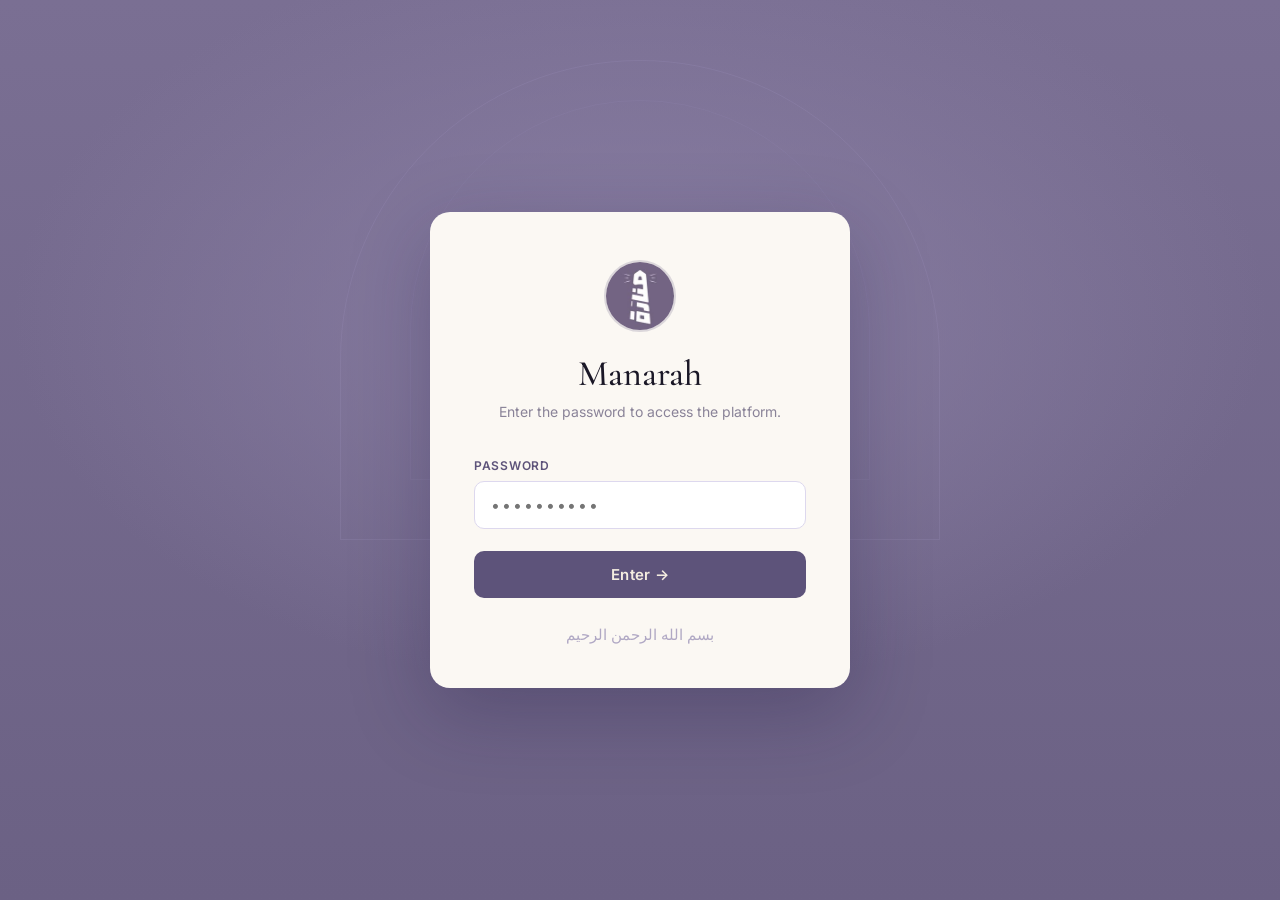
<file: apply-khateeb.html>
<!doctype html>
<html lang="en">
<head>
<meta charset="utf-8" />
<meta name="viewport" content="width=device-width,initial-scale=1" />
<title>Apply as a Khateeb — Manarah</title>
<link rel="preconnect" href="https://fonts.googleapis.com">
<link rel="preconnect" href="https://fonts.gstatic.com" crossorigin>
<link href="https://fonts.googleapis.com/css2?family=Cormorant+Garamond:ital,wght@0,400;0,500;0,600;0,700;1,400;1,500;1,600&family=Inter:wght@400;500;600&display=swap" rel="stylesheet">
<link rel="stylesheet" href="styles.css">
<style>
  .apply-header {
    background:
      radial-gradient(ellipse 60% 50% at 50% 0%, #897ea3, transparent 60%),
      linear-gradient(180deg, #7a6f93 0%, #6b6184 100%);
    color: #f4ede0;
    padding: 0 0 64px;
  }
  .apply-hero-content {
    padding: 48px 0 0;
    text-align: center;
    position: relative; z-index: 2;
  }
  .apply-hero-content .ornament { justify-content: center; margin-bottom: 20px; color: rgba(251,248,243,0.35); }
  .apply-eyebrow {
    font-family: 'Cormorant Garamond', serif;
    font-style: italic;
    font-size: 20px;
    color: var(--lav-mid);
    margin-bottom: 12px;
  }
  .apply-hero-content h1 {
    font-size: clamp(40px, 6vw, 76px);
    color: #fbf8f3;
    margin: 0 0 18px;
    font-weight: 500;
    line-height: 1.05;
  }
  .apply-hero-content h1 em { color: var(--lav-mid); font-style: italic; font-weight: 400; }
  .apply-hero-content p {
    max-width: 560px;
    margin: 0 auto;
    color: rgba(251,248,243,0.72);
    font-size: 17px;
    line-height: 1.65;
  }

  /* ---------- FORM BODY ---------- */
  .apply-body {
    padding: 80px 0 100px;
  }
  .apply-layout {
    display: grid;
    grid-template-columns: 280px 1fr;
    gap: 60px;
    align-items: start;
  }
  @media (max-width: 860px) { .apply-layout { grid-template-columns: 1fr; gap: 40px; } }

  /* Sidebar */
  .apply-sidebar {}
  .sidebar-block {
    background: var(--paper-2);
    border: 1px solid var(--line);
    border-radius: 14px;
    padding: 28px 28px 22px;
    margin-bottom: 20px;
  }
  .sidebar-block h3 {
    font-size: 22px;
    font-style: italic;
    color: var(--lav-deep);
    margin: 0 0 14px;
    font-weight: 500;
  }
  .sidebar-block p {
    font-size: 14px;
    color: var(--ink-soft);
    line-height: 1.65;
    margin: 0 0 10px;
  }
  .sidebar-block p:last-child { margin-bottom: 0; }
  .criteria-list {
    list-style: none;
    margin: 0; padding: 0;
    display: flex; flex-direction: column; gap: 10px;
  }
  .criteria-list li {
    display: flex; align-items: flex-start; gap: 10px;
    font-size: 14px;
    color: var(--ink-soft);
    line-height: 1.5;
  }
  .criteria-list li::before {
    content: '';
    width: 6px; height: 6px;
    border-radius: 50%;
    background: var(--lav-deep);
    flex-shrink: 0;
    margin-top: 6px;
  }

  /* Form card */
  .apply-form-card {
    background: var(--paper);
    border: 1px solid var(--line);
    border-radius: 16px;
    padding: 48px;
    box-shadow: 0 10px 40px rgba(107,90,158,0.06);
  }
  @media (max-width: 600px) { .apply-form-card { padding: 28px; } }

  .form-section {
    margin-bottom: 40px;
    padding-bottom: 40px;
    border-bottom: 1px solid var(--line);
  }
  .form-section:last-of-type { border-bottom: none; margin-bottom: 0; padding-bottom: 0; }
  .form-section-title {
    font-family: 'Cormorant Garamond', serif;
    font-size: 26px;
    font-style: italic;
    color: var(--lav-deep);
    margin: 0 0 6px;
    font-weight: 500;
  }
  .form-section-sub {
    font-size: 13px;
    color: var(--muted);
    margin: 0 0 24px;
    font-style: italic;
  }
  .form-grid {
    display: grid;
    grid-template-columns: 1fr 1fr;
    gap: 20px;
  }
  @media (max-width: 600px) { .form-grid { grid-template-columns: 1fr; } }

  .checkbox-group {
    display: flex; flex-wrap: wrap; gap: 10px;
  }
  .checkbox-pill {
    display: inline-flex; align-items: center; gap: 8px;
    padding: 8px 14px;
    border: 1px solid var(--line);
    border-radius: 999px;
    cursor: pointer;
    font-size: 13px;
    color: var(--ink-soft);
    transition: all .15s;
    user-select: none;
  }
  .checkbox-pill input[type="checkbox"] { display: none; }
  .checkbox-pill:has(input:checked) {
    background: var(--lav-soft);
    border-color: var(--lav-deep);
    color: var(--lav-deep);
    font-weight: 500;
  }
  .checkbox-pill .pill-dot {
    width: 6px; height: 6px;
    border-radius: 50%;
    background: currentColor;
    opacity: 0.5;
    flex-shrink: 0;
  }
  .checkbox-pill:has(input:checked) .pill-dot { opacity: 1; }

  .form-actions {
    margin-top: 36px;
    display: flex; align-items: center; justify-content: space-between;
    flex-wrap: wrap; gap: 16px;
  }
  .submit-btn {
    background: var(--lav-deep);
    color: #fff;
    font-family: 'Inter', sans-serif;
    font-weight: 500;
    font-size: 15px;
    padding: 15px 32px;
    border: none;
    cursor: pointer;
    border-radius: 999px;
    display: inline-flex; align-items: center; gap: 12px;
    transition: background .2s, transform .15s, box-shadow .2s;
  }
  .submit-btn:hover { background: var(--lav); transform: translateY(-1px); box-shadow: 0 12px 28px rgba(107,90,158,0.25); }
  .submit-btn .arrow { transition: transform .2s; }
  .submit-btn:hover .arrow { transform: translateX(3px); }
  .form-meta { font-size: 13px; color: var(--muted); font-style: italic; }

  .disclaimer {
    margin-top: 28px;
    padding: 20px 24px;
    background: var(--lav-soft);
    border-left: 3px solid var(--lav-deep);
    border-radius: 0 8px 8px 0;
    font-size: 13px;
    color: var(--ink-soft);
    line-height: 1.7;
    font-style: italic;
  }
  .disclaimer strong {
    display: block;
    font-style: normal;
    color: var(--lav-deep);
    font-family: 'Cormorant Garamond', serif;
    font-size: 15px;
    font-weight: 600;
    margin-bottom: 6px;
  }

  .success-state { text-align: center; padding: 40px 8px; }
  .success-icon {
    width: 72px; height: 72px;
    background: var(--lav-soft);
    color: var(--lav-deep);
    border-radius: 50%;
    display: inline-flex; align-items: center; justify-content: center;
    margin: 0 auto 20px;
  }
  .success-state h3 { font-size: 32px; color: var(--lav-deep); margin: 0 0 10px; font-style: italic; font-weight: 500; }
  .success-state p { color: var(--muted); max-width: 480px; margin: 0 auto 24px; line-height: 1.6; }
  .ref-num {
    display: inline-block;
    font-family: 'Cormorant Garamond', serif;
    font-style: italic;
    font-size: 16px;
    background: var(--paper-2);
    color: var(--lav-deep);
    padding: 10px 22px;
    border-radius: 999px;
    border: 1px solid var(--line);
  }
</style>
</head>
<body>
<script src="auth-check.js"></script>

<!-- ============== HEADER ============== -->
<header class="apply-header">
  <nav class="topnav on-dark">
    <a class="brand-mark" href="index.html">
      <span class="seal logo-seal">
        <img src="assets/manarah-logo.png" alt="Manarah logo" />
      </span>
      Manarah
    </a>
    <div class="topnav-links">
      <a href="browse.html">Khateebs</a>
      <a href="index.html#how">How It Works</a>
      <a href="index.html#verse">Mission</a>
      <a href="mailto:salam@manarah.org">Contact</a>
    </div>
  </nav>
  <div class="container apply-hero-content">
    <div class="ornament"><span class="line"></span><span class="star"></span><span class="line"></span></div>
    <div class="apply-eyebrow">Join the directory —</div>
    <h1>Apply as a <em>Khateeb</em></h1>
    <p>We're looking for sincere, knowledgeable student khateebs to join Manarah. If you've delivered Jumu'ah khutbahs and are vouched for by a teacher, we'd love to hear from you.</p>
  </div>
</header>

<!-- ============== FORM BODY ============== -->
<section class="apply-body">
  <div class="container apply-layout">

    <!-- Sidebar -->
    <aside class="apply-sidebar">
      <div class="sidebar-block">
        <h3>Who we're looking for</h3>
        <ul class="criteria-list">
          <li>Currently studying Islamic knowledge under a qualified teacher</li>
          <li>Has delivered at least 3 Jumu'ah khutbahs</li>
          <li>Can provide a teacher reference who will vouch for you</li>
          <li>Committed to punctuality and clear communication</li>
          <li>Based in Canada (currently Ontario-focused)</li>
        </ul>
      </div>
      <div class="sidebar-block">
        <h3>What happens next</h3>
        <p>We'll review your application and reach out to your teacher reference. If everything checks out, you'll receive a profile on Manarah within 1–2 weeks, in shā' Allāh.</p>
        <p>Your profile will be reviewed and updated with you before it goes live.</p>
      </div>
      <div class="sidebar-block">
        <h3>Questions?</h3>
        <p>Reach us at <a href="mailto:salam@manarah.org" style="color:var(--lav-deep);">salam@manarah.org</a></p>
      </div>
    </aside>

    <!-- Form -->
    <div class="apply-form-card">
      <form id="applyForm" novalidate>

        <div class="form-section">
          <div class="form-section-title">Personal details</div>
          <div class="form-section-sub">Basic information about you.</div>
          <div class="form-grid">
            <div class="field">
              <label>Full Name <span class="req">*</span></label>
              <input type="text" name="name" placeholder="Your full name" required />
              <span class="err-msg" hidden>Required field.</span>
            </div>
            <div class="field">
              <label>Age <span class="req">*</span></label>
              <input type="number" name="age" placeholder="e.g. 21" min="15" max="40" required />
              <span class="err-msg" hidden>Required field.</span>
            </div>
            <div class="field">
              <label>Email <span class="req">*</span></label>
              <input type="email" name="email" placeholder="you@email.com" required />
              <span class="err-msg" hidden>Enter a valid email.</span>
            </div>
            <div class="field">
              <label>Phone Number <span class="req">*</span></label>
              <input type="tel" name="phone" placeholder="(905) 555 — 0142" required />
              <span class="err-msg" hidden>Required field.</span>
            </div>
            <div class="field">
              <label>City <span class="req">*</span></label>
              <select name="city" required>
                <option value="">Select your city…</option>
                <option>Hamilton</option>
                <option>Toronto</option>
                <option>Mississauga</option>
                <option>Waterloo</option>
                <option>Ottawa</option>
                <option>London</option>
                <option>Other Ontario</option>
              </select>
              <span class="err-msg" hidden>Required field.</span>
            </div>
            <div class="field">
              <label>Travel Radius <span class="req">*</span></label>
              <select name="radius" required>
                <option value="">How far can you travel?</option>
                <option>Within my city only</option>
                <option>Up to 50km</option>
                <option>Up to 100km</option>
                <option>Up to 200km</option>
                <option>Anywhere in Ontario</option>
              </select>
              <span class="err-msg" hidden>Required field.</span>
            </div>
            <div class="field full">
              <label>Languages <span class="req">*</span></label>
              <input type="text" name="languages" placeholder="e.g. English, Arabic, Urdu" required />
              <span class="err-msg" hidden>Required field.</span>
            </div>
          </div>
        </div>

        <div class="form-section">
          <div class="form-section-title">Studies & credentials</div>
          <div class="form-section-sub">Tell us about your Islamic education and secular studies.</div>
          <div class="form-grid">
            <div class="field">
              <label>University / Institution <span class="req">*</span></label>
              <input type="text" name="university" placeholder="e.g. McMaster University" required />
              <span class="err-msg" hidden>Required field.</span>
            </div>
            <div class="field">
              <label>Program / Degree <span class="req">*</span></label>
              <input type="text" name="program" placeholder="e.g. B.Sc. Life Sciences" required />
              <span class="err-msg" hidden>Required field.</span>
            </div>
            <div class="field full">
              <label>Islamic Studies (where and what you study) <span class="req">*</span></label>
              <input type="text" name="islamicStudies" placeholder="e.g. Hifdh at Taqwa Institute, Fiqh under Ustadh X" required />
              <span class="err-msg" hidden>Required field.</span>
            </div>
            <div class="field full">
              <label>Primary Teacher / Scholar (who will vouch for you) <span class="req">*</span></label>
              <input type="text" name="teacher" placeholder="Full name and institution" required />
              <span class="err-msg" hidden>Required field.</span>
            </div>
            <div class="field full">
              <label>Teacher's Contact Email <span class="req">*</span></label>
              <input type="email" name="teacherEmail" placeholder="teacher@institute.org" required />
              <span class="err-msg" hidden>Enter a valid email.</span>
            </div>
          </div>
        </div>

        <div class="form-section">
          <div class="form-section-title">Khutbah experience</div>
          <div class="form-section-sub">Your track record delivering Jumu'ah.</div>
          <div class="form-grid">
            <div class="field">
              <label>Khutbahs Delivered <span class="req">*</span></label>
              <select name="khutbahCount" required>
                <option value="">Approximate number…</option>
                <option>3–5</option>
                <option>6–10</option>
                <option>11–20</option>
                <option>21–50</option>
                <option>50+</option>
              </select>
              <span class="err-msg" hidden>Required field.</span>
            </div>
            <div class="field">
              <label>Venues Served <span class="req">*</span></label>
              <input type="text" name="venues" placeholder="e.g. McMaster MSA, Westdale SS" required />
              <span class="err-msg" hidden>Required field.</span>
            </div>
            <div class="field full">
              <label>Link to a Recording <span class="opt">/ optional but strongly recommended</span></label>
              <input type="url" name="recording" placeholder="https://youtube.com/..." />
              <span class="field-hint">A YouTube or similar link to any past khutbah. Helps us understand your delivery.</span>
            </div>
          </div>
          <div style="margin-top:20px;">
            <div class="field">
              <label>Specialties <span class="opt">/ select all that apply</span></label>
              <div class="checkbox-group" style="margin-top:8px;">
                <label class="checkbox-pill"><input type="checkbox" name="spec" value="quran"><span class="pill-dot"></span>Qur'an</label>
                <label class="checkbox-pill"><input type="checkbox" name="spec" value="fiqh"><span class="pill-dot"></span>Fiqh</label>
                <label class="checkbox-pill"><input type="checkbox" name="spec" value="tazkiyah"><span class="pill-dot"></span>Tazkiyah</label>
                <label class="checkbox-pill"><input type="checkbox" name="spec" value="seerah"><span class="pill-dot"></span>Seerah</label>
                <label class="checkbox-pill"><input type="checkbox" name="spec" value="aqeedah"><span class="pill-dot"></span>Aqeedah</label>
                <label class="checkbox-pill"><input type="checkbox" name="spec" value="tafsir"><span class="pill-dot"></span>Tafsir</label>
                <label class="checkbox-pill"><input type="checkbox" name="spec" value="youth"><span class="pill-dot"></span>Youth</label>
                <label class="checkbox-pill"><input type="checkbox" name="spec" value="highschool"><span class="pill-dot"></span>High School</label>
              </div>
            </div>
          </div>
        </div>

        <div class="form-section">
          <div class="form-section-title">About you</div>
          <div class="form-section-sub">In your own words.</div>
          <div class="form-grid">
            <div class="field full">
              <label>Brief Bio <span class="req">*</span></label>
              <textarea name="bio" rows="5" placeholder="Tell us about yourself — your background, your journey with Islamic knowledge, and what drives you to give khutbahs." required></textarea>
              <span class="err-msg" hidden>Required field.</span>
            </div>
            <div class="field full">
              <label>Why do you want to join Manarah? <span class="req">*</span></label>
              <textarea name="why" rows="3" placeholder="What draws you to this platform and serving your community through Jumu'ah?" required></textarea>
              <span class="err-msg" hidden>Required field.</span>
            </div>
          </div>
        </div>

        <div class="form-actions">
          <div class="form-meta">We'll be in touch within a week, in shā' Allāh.</div>
          <button class="submit-btn" type="submit">Submit Application <span class="arrow">→</span></button>
        </div>

        <div class="disclaimer">
          <strong>Privacy & Review Process</strong>
          Your application will be reviewed by the Manarah team. We will contact your teacher reference before approving your listing. Your personal contact details will never be shared publicly — only your profile information will appear on the site.
        </div>

      </form>
    </div>
  </div>
</section>

<!-- ============== FOOTER ============== -->
<footer class="footer">
  <div class="container">
    <div class="footer-inner">
      <div class="footer-brand">
        <h3>Manarah</h3>
        <p>A directory of trusted student khateebs, helping MSAs and high schools host meaningful Jumu'ahs across Canada.</p>
      </div>
      <div class="footer-col">
        <h4>Explore</h4>
        <a href="browse.html">All Khateebs</a>
        <a href="index.html#how">How It Works</a>
        <a href="index.html#verse">Mission</a>
      </div>
      <div class="footer-col">
        <h4>Connect</h4>
        <a href="mailto:salam@manarah.org">salam@manarah.org</a>
        <a href="apply-khateeb.html">Apply as a Khateeb</a>
        <a href="apply-vetter.html">For Teachers / Vetting</a>
      </div>
    </div>
    <div class="footer-bottom">
      <div>© 2026 Manarah — Built with intention.</div>
      <div><span class="ar">بسم الله الرحمن الرحيم</span></div>
    </div>
  </div>
</footer>

<script>
  const form = document.getElementById('applyForm');
  form.addEventListener('submit', (e) => {
    e.preventDefault();
    let valid = true;
    form.querySelectorAll('input[required], select[required], textarea[required]').forEach(f => {
      const wrap = f.closest('.field');
      const err = wrap && wrap.querySelector('.err-msg');
      let bad = !f.value.trim();
      if (f.type === 'email' && f.value && !/^[^@\s]+@[^@\s]+\.[^@\s]+$/.test(f.value)) bad = true;
      if (bad) { wrap.classList.add('error'); if (err) err.hidden = false; valid = false; }
      else { wrap.classList.remove('error'); if (err) err.hidden = true; }
    });
    if (!valid) {
      const first = form.querySelector('.field.error input, .field.error select, .field.error textarea');
      if (first) first.focus();
      return;
    }
    const ref = 'KH-' + Math.random().toString(36).slice(2, 7).toUpperCase();
    form.innerHTML = `
      <div class="success-state">
        <div class="success-icon">
          <svg width="32" height="32" viewBox="0 0 24 24" fill="none" stroke="currentColor" stroke-width="2.2" stroke-linecap="round" stroke-linejoin="round"><polyline points="20 6 9 17 4 12"/></svg>
        </div>
        <h3>JazākAllāhu khayran</h3>
        <p>Your application has been received. We'll review it and reach out to your teacher reference. Expect to hear back within a week, in shā' Allāh.</p>
        <div class="ref-num">Application Ref · ${ref}</div>
      </div>`;
  });
  form.querySelectorAll('input, select, textarea').forEach(f => {
    f.addEventListener('input', () => {
      const wrap = f.closest('.field');
      if (wrap && wrap.classList.contains('error')) {
        wrap.classList.remove('error');
        const err = wrap.querySelector('.err-msg');
        if (err) err.hidden = true;
      }
    });
  });
</script>

</body>
</html>
</file>
<file: styles.css>
/* ============================================================
   Manarah — shared styles
   Warm, spiritual, community-driven. Not techy.
   ============================================================ */
:root {
  /* Pulled from logo: dusty muted purple-grey + warm cream */
  --lav-deep: #5d537a;       /* deep dusty plum */
  --lav: #7a6f93;            /* mid dusty purple-grey (logo bg) */
  --lav-mid: #9a8fb0;        /* lighter dusty purple */
  --lav-soft: #e8e3ee;       /* very pale dusty lilac */
  --lav-deeper-bg: #d6cfe0;  /* slightly deeper soft */
  --ink: #2a2435;            /* warm near-black */
  --ink-soft: #46405a;
  --paper: #f4ede0;          /* warm cream (logo lighthouse cream) */
  --paper-2: #ebe2d1;        /* deeper cream */
  --line: #d9cfb8;           /* warm beige line */
  --muted: #6e677c;
  --green: #3d6149;
  --gold: #b8975c;
}
* { box-sizing: border-box; }
html, body { margin: 0; padding: 0; }
body {
  font-family: 'Inter', system-ui, sans-serif;
  color: var(--ink);
  background: var(--paper);
  -webkit-font-smoothing: antialiased;
  line-height: 1.65;
  font-size: 16px;
}

/* Subtle paper grain */
body::before {
  content: '';
  position: fixed; inset: 0;
  background-image:
    radial-gradient(rgba(184, 151, 92, 0.04) 1px, transparent 1px),
    radial-gradient(rgba(107, 90, 158, 0.025) 1.5px, transparent 1.5px);
  background-size: 4px 4px, 7px 7px;
  background-position: 0 0, 2px 2px;
  pointer-events: none;
  z-index: 0;
}

h1, h2, h3, h4, .display {
  font-family: 'Cormorant Garamond', 'EB Garamond', Georgia, serif;
  font-weight: 600;
  letter-spacing: -0.005em;
  line-height: 1.1;
}

.container { max-width: 1180px; margin: 0 auto; padding: 0 32px; position: relative; z-index: 1; }
.container-narrow { max-width: 960px; margin: 0 auto; padding: 0 32px; position: relative; z-index: 1; }

/* ---------- TOP NAV ---------- */
.topnav {
  padding: 24px 32px;
  display: flex; align-items: center; justify-content: space-between;
  position: relative; z-index: 5;
}
.topnav.on-dark { color: #fbf8f3; }
.brand-mark {
  display: flex; align-items: center; gap: 12px;
  text-decoration: none;
  color: inherit;
  font-family: 'Cormorant Garamond', serif;
  font-size: 20px;
  font-weight: 600;
  font-style: italic;
}
.brand-mark .seal {
  width: 32px; height: 32px;
  display: inline-flex; align-items: center; justify-content: center;
}
.brand-mark .logo-seal {
  width: 38px; height: 38px;
  border-radius: 8px;
  overflow: hidden;
  flex-shrink: 0;
}
.brand-mark .logo-seal img {
  width: 100%; height: 100%; object-fit: cover; display: block;
}
.hero-logo {
  margin: 0 auto 24px;
  width: 110px; height: 110px;
  border-radius: 18px;
  overflow: hidden;
  box-shadow: 0 18px 40px rgba(0,0,0,0.25);
  border: 1px solid rgba(244,237,224,0.18);
}
.hero-logo img { width: 100%; height: 100%; object-fit: cover; display: block; }
.topnav-links {
  display: flex; gap: 32px;
  font-size: 14px;
  font-weight: 500;
}
.topnav-links a {
  color: inherit;
  text-decoration: none;
  opacity: 0.78;
  transition: opacity .2s;
}
.topnav-links a:hover { opacity: 1; }
@media (max-width: 720px) { .topnav-links { display: none; } }

/* ---------- BUTTONS ---------- */
.btn {
  display: inline-flex; align-items: center; gap: 10px;
  padding: 14px 26px;
  font-family: 'Inter', sans-serif;
  font-weight: 500;
  font-size: 15px;
  border-radius: 999px;
  text-decoration: none;
  border: none; cursor: pointer;
  transition: transform .18s ease, background .2s ease, color .2s ease, box-shadow .25s ease;
}
.btn-primary { background: var(--lav-deep); color: #fff; }
.btn-primary:hover { background: var(--lav); transform: translateY(-1px); box-shadow: 0 12px 28px rgba(107,90,158,0.25); }
.btn-outline { background: transparent; color: var(--lav-deep); border: 1.5px solid var(--lav-mid); }
.btn-outline:hover { background: var(--lav-soft); border-color: var(--lav-deep); }
.btn-on-dark-primary { background: var(--lav-mid); color: var(--ink); }
.btn-on-dark-primary:hover { background: #fff; transform: translateY(-1px); }
.btn-on-dark-outline { background: transparent; color: #fbf8f3; border: 1.5px solid rgba(251,248,243,0.4); }
.btn-on-dark-outline:hover { border-color: var(--lav-mid); color: var(--lav-mid); }

.btn .arrow { transition: transform .2s ease; }
.btn:hover .arrow { transform: translateX(3px); }

/* ---------- ISLAMIC ORNAMENT (simple geometric) ---------- */
.ornament {
  display: inline-flex;
  align-items: center;
  gap: 12px;
  color: var(--lav);
}
.ornament .line { width: 40px; height: 1px; background: currentColor; opacity: 0.5; }
.ornament .star {
  width: 14px; height: 14px;
  position: relative;
}
.ornament .star::before,
.ornament .star::after {
  content: '';
  position: absolute; inset: 0;
  background: currentColor;
  clip-path: polygon(50% 0, 61% 39%, 100% 50%, 61% 61%, 50% 100%, 39% 61%, 0 50%, 39% 39%);
}
.ornament .star::after { transform: rotate(45deg); opacity: 0.5; }

/* ---------- SECTION LABEL ---------- */
.section-label {
  display: inline-flex; align-items: center; gap: 12px;
  font-family: 'Cormorant Garamond', serif;
  font-style: italic;
  font-size: 18px;
  color: var(--lav-deep);
  margin-bottom: 14px;
  font-weight: 500;
}
.section-label::before {
  content: ''; width: 28px; height: 1px; background: var(--lav-deep); opacity: 0.6;
}

/* ---------- FORM (shared) ---------- */
.field { display: flex; flex-direction: column; gap: 8px; }
.field.full { grid-column: 1 / -1; }
.field label {
  font-size: 14px;
  font-weight: 500;
  color: var(--ink);
  display: flex; align-items: center; gap: 6px;
}
.field label .req { color: var(--lav-deep); font-weight: 600; }
.field label .opt {
  font-style: italic;
  font-weight: 400;
  color: var(--muted);
  font-size: 13px;
}
.field input, .field textarea, .field select {
  font-family: 'Inter', sans-serif;
  font-size: 15px;
  padding: 14px 16px;
  border: 1px solid var(--line);
  background: #fff;
  color: var(--ink);
  border-radius: 8px;
  transition: border .15s ease, box-shadow .15s ease;
  width: 100%;
}
.field input:focus, .field textarea:focus, .field select:focus {
  outline: none;
  border-color: var(--lav-deep);
  box-shadow: 0 0 0 4px rgba(107,90,158,0.12);
}
.field textarea { resize: vertical; min-height: 100px; font-family: 'Inter', sans-serif; }
.field.error input, .field.error textarea, .field.error select {
  border-color: #b94327;
  background: #fff7f4;
}
.field .err-msg {
  font-size: 13px;
  color: #b94327;
  font-style: italic;
}
.field-hint {
  font-size: 13px;
  color: var(--muted);
  font-style: italic;
}

/* ---------- FOOTER ---------- */
.footer {
  background: #2a2435;
  color: rgba(244,237,224,0.7);
  padding: 80px 0 36px;
  position: relative;
  margin-top: 0;
}
.footer-inner {
  display: grid;
  grid-template-columns: 2fr 1fr 1fr;
  gap: 48px;
  padding-bottom: 48px;
  border-bottom: 1px solid rgba(168,156,200,0.18);
}
@media (max-width: 720px) { .footer-inner { grid-template-columns: 1fr; gap: 32px; } }
.footer-brand h3 {
  font-size: 36px;
  color: var(--lav-mid);
  margin: 0 0 12px;
  font-style: italic;
  font-weight: 500;
}
.footer-brand p {
  color: rgba(251,248,243,0.6);
  font-size: 14px;
  max-width: 380px;
  margin: 0;
}
.footer-col h4 {
  font-family: 'Inter', sans-serif;
  font-size: 13px;
  letter-spacing: 0.06em;
  text-transform: uppercase;
  color: var(--lav-mid);
  margin: 0 0 18px;
  font-weight: 500;
}
.footer-col a {
  display: block;
  color: rgba(251,248,243,0.7);
  text-decoration: none;
  font-size: 14px;
  padding: 6px 0;
  transition: color .2s ease;
}
.footer-col a:hover { color: var(--lav-mid); }
.footer-bottom {
  padding-top: 28px;
  display: flex; justify-content: space-between; flex-wrap: wrap; gap: 12px;
  font-size: 13px;
  color: rgba(251,248,243,0.45);
  font-style: italic;
}
.footer-bottom .ar {
  color: var(--lav-mid);
  font-family: 'Cormorant Garamond', serif;
  font-size: 16px;
  font-style: normal;
}
</file>
<file: profile.css>
/* ============================================================
   Manarah — Khateeb Profile Page styles
   ============================================================ */

/* Sub-nav back link */
.profile-topnav {
  background: var(--paper);
  border-bottom: 1px solid var(--line);
  padding: 18px 32px;
  display: flex; align-items: center; justify-content: space-between;
  position: sticky; top: 0; z-index: 50;
  backdrop-filter: blur(10px);
  background: rgba(251,248,243,0.92);
}
.back-link {
  color: var(--lav-deep);
  text-decoration: none;
  font-size: 14px;
  font-weight: 500;
  display: inline-flex; align-items: center; gap: 8px;
  transition: gap .2s ease;
}
.back-link:hover { gap: 12px; }
.back-link .arrow { transition: transform .2s ease; }
.back-link:hover .arrow { transform: translateX(-3px); }

/* ---------- HERO ---------- */
.p-hero {
  background:
    radial-gradient(ellipse 60% 50% at 70% 40%, rgba(154,143,176,0.22), transparent 70%),
    linear-gradient(180deg, #6b6184, #5d537a);
  color: #f4ede0;
  padding: 80px 0 90px;
  position: relative;
  overflow: hidden;
}
.p-hero-arch {
  position: absolute;
  right: -120px; top: 40px;
  width: 520px; height: 520px;
  border: 1px solid rgba(168,156,200,0.12);
  border-radius: 50%;
}
.p-hero-arch.inner {
  right: -60px; top: 100px;
  width: 400px; height: 400px;
  border-color: rgba(168,156,200,0.08);
}
.p-hero-grid {
  display: grid;
  grid-template-columns: 1.4fr 1fr;
  gap: 60px;
  align-items: center;
  position: relative; z-index: 1;
}
@media (max-width: 880px) { .p-hero-grid { grid-template-columns: 1fr; gap: 40px; } }

.p-hero-eyebrow {
  font-family: 'Cormorant Garamond', serif;
  font-style: italic;
  font-size: 20px;
  color: var(--lav-mid);
  margin-bottom: 14px;
}
.p-hero h1 {
  font-size: clamp(48px, 7.5vw, 96px);
  margin: 0 0 32px;
  color: #fbf8f3;
  font-weight: 500;
  line-height: 1.08;
}
.p-hero h1 em { font-style: italic; color: var(--lav-mid); font-weight: 400; }
.p-hero-tagline {
  font-family: 'Cormorant Garamond', serif;
  font-style: italic;
  font-size: clamp(20px, 2.4vw, 26px);
  color: rgba(251,248,243,0.78);
  max-width: 540px;
  margin: 0 0 32px;
  line-height: 1.5;
}
.p-hero-meta {
  display: flex; flex-wrap: wrap; gap: 22px 36px;
  margin-bottom: 36px;
  padding: 20px 0;
  border-top: 1px solid rgba(168,156,200,0.18);
  border-bottom: 1px solid rgba(168,156,200,0.18);
}
.p-meta-item .label {
  display: block;
  font-size: 12px;
  text-transform: uppercase;
  letter-spacing: 0.08em;
  color: rgba(251,248,243,0.5);
  margin-bottom: 4px;
  font-weight: 500;
}
.p-meta-item .value {
  font-family: 'Cormorant Garamond', serif;
  font-size: 22px;
  color: var(--lav-mid);
  font-style: italic;
}
.p-hero-portrait {
  aspect-ratio: 4/5;
  background: linear-gradient(160deg, rgba(168,156,200,0.18), rgba(168,156,200,0.05));
  border: 1px solid rgba(168,156,200,0.25);
  border-radius: 16px;
  position: relative;
  display: flex; align-items: center; justify-content: center;
  overflow: hidden;
}
.p-hero-portrait .initials {
  font-family: 'Cormorant Garamond', serif;
  font-style: italic;
  font-size: 140px;
  color: var(--lav-mid);
  opacity: 0.6;
}
.p-hero-portrait .photo-tag {
  position: absolute;
  bottom: 18px; left: 18px;
  background: rgba(26,23,38,0.7);
  color: rgba(251,248,243,0.85);
  font-size: 12px;
  padding: 6px 12px;
  border-radius: 999px;
  font-style: italic;
}

/* ---------- BIO ---------- */
.p-bio {
  padding: 100px 0;
  background: var(--paper);
}
.p-bio-grid {
  display: grid;
  grid-template-columns: 1fr 1.6fr;
  gap: 80px;
  align-items: start;
}
@media (max-width: 880px) { .p-bio-grid { grid-template-columns: 1fr; gap: 40px; } }
.p-bio h2 {
  font-size: clamp(40px, 5.5vw, 64px);
  margin: 0 0 20px;
  color: var(--lav-deep);
  font-style: italic;
  font-weight: 500;
}
.p-bio-text {
  font-size: 17px;
  line-height: 1.8;
  color: var(--ink-soft);
}
.p-bio-text p { margin: 0 0 18px; }
.p-bio-text p:first-of-type::first-letter {
  font-family: 'Cormorant Garamond', serif;
  font-size: 56px;
  float: left;
  line-height: 0.9;
  margin: 6px 12px 0 0;
  color: var(--lav-deep);
  font-style: italic;
  font-weight: 600;
}
.p-bio-text strong {
  color: var(--lav-deep);
  font-weight: 600;
}

/* facts */
.p-facts {
  background: var(--paper-2);
  border: 1px solid var(--line);
  border-radius: 14px;
  padding: 28px 28px 8px;
}
.p-fact {
  padding: 14px 0;
  border-bottom: 1px solid var(--line);
}
.p-fact:last-child { border-bottom: none; }
.p-fact .label {
  font-family: 'Cormorant Garamond', serif;
  font-style: italic;
  font-size: 16px;
  color: var(--lav-deep);
  display: block;
  margin-bottom: 6px;
}
.p-fact .value {
  font-size: 15px;
  color: var(--ink);
  line-height: 1.5;
}
.p-fact .chip {
  display: inline-block;
  margin: 3px 4px 3px 0;
  padding: 4px 10px;
  background: var(--lav-soft);
  color: var(--lav-deep);
  font-size: 13px;
  border-radius: 999px;
}

/* ---------- KHUTBAHS ---------- */
.p-khutbahs {
  background: var(--lav-soft);
  padding: 100px 0;
}
.p-section-head {
  text-align: center;
  margin-bottom: 56px;
}
.p-section-head .ornament { justify-content: center; margin-bottom: 16px; }
.p-section-head h2 {
  font-size: clamp(36px, 5vw, 56px);
  margin: 0 0 10px;
  color: var(--ink);
  font-style: italic;
  font-weight: 500;
}
.p-section-head p {
  max-width: 540px;
  margin: 0 auto;
  color: var(--muted);
}

.videos {
  display: grid;
  grid-template-columns: 1fr 1fr;
  gap: 28px;
}
@media (max-width: 820px) { .videos { grid-template-columns: 1fr; } }
.video-card {
  background: var(--paper);
  border: 1px solid rgba(107,90,158,0.15);
  border-radius: 14px;
  overflow: hidden;
  cursor: pointer;
  text-decoration: none;
  color: inherit;
  display: flex; flex-direction: column;
  transition: transform .25s ease, box-shadow .25s ease;
}
.video-card:hover {
  transform: translateY(-4px);
  box-shadow: 0 22px 50px rgba(107,90,158,0.18);
}
.video-thumb {
  position: relative;
  aspect-ratio: 16/9;
  background: linear-gradient(135deg, #1a1726, #2a2438);
  overflow: hidden;
}
.video-thumb-title {
  position: absolute;
  bottom: 16px; left: 18px; right: 18px;
  color: rgba(251,248,243,0.85);
  font-family: 'Cormorant Garamond', serif;
  font-style: italic;
  font-size: 16px;
  line-height: 1.3;
}
.play-btn {
  position: absolute;
  top: 50%; left: 50%;
  transform: translate(-50%, -50%);
  width: 72px; height: 72px;
  border-radius: 50%;
  background: rgba(251,248,243,0.92);
  display: flex; align-items: center; justify-content: center;
  transition: transform .25s ease, background .25s ease;
  box-shadow: 0 8px 24px rgba(0,0,0,0.4);
}
.video-card:hover .play-btn {
  transform: translate(-50%, -50%) scale(1.08);
  background: var(--lav-mid);
}
.play-btn svg { width: 26px; height: 26px; fill: var(--ink); margin-left: 3px; }
.video-duration {
  position: absolute;
  top: 14px; right: 14px;
  background: rgba(26,23,38,0.7);
  color: #fbf8f3;
  padding: 4px 10px;
  border-radius: 999px;
  font-size: 12px;
}
.video-meta {
  padding: 22px 24px 24px;
}
.video-channel {
  display: flex; align-items: center; gap: 10px;
  margin-bottom: 12px;
  font-size: 13px;
  color: var(--muted);
}
.video-channel .ch-dot {
  width: 22px; height: 22px; border-radius: 50%;
  background: var(--lav-deep);
  color: #fff;
  display: flex; align-items: center; justify-content: center;
  font-size: 11px; font-weight: 600;
}
.video-title {
  font-family: 'Cormorant Garamond', serif;
  font-weight: 600;
  font-size: 22px;
  line-height: 1.3;
  color: var(--ink);
  margin: 0 0 8px;
  font-style: italic;
}
.video-stats {
  font-size: 13px;
  color: var(--muted);
  font-style: italic;
}

/* ---------- TESTIMONIALS ---------- */
.p-testimonials {
  background: var(--lav-deeper-bg);
  padding: 100px 0;
}
.quote-grid {
  display: grid;
  grid-template-columns: 1fr 1fr;
  gap: 28px;
}
@media (max-width: 820px) { .quote-grid { grid-template-columns: 1fr; } }
.quote-card {
  background: var(--paper);
  border-radius: 14px;
  padding: 36px 36px 32px;
  position: relative;
  border: 1px solid rgba(107,90,158,0.12);
  transition: transform .2s ease;
}
.quote-card:hover { transform: translateY(-3px); }
.quote-mark {
  font-family: 'Cormorant Garamond', serif;
  font-size: 80px;
  line-height: 0.5;
  color: var(--green);
  margin-bottom: 14px;
  font-style: italic;
}
.quote-text {
  font-family: 'Cormorant Garamond', serif;
  font-size: 22px;
  line-height: 1.5;
  color: var(--ink);
  font-style: italic;
  margin: 0 0 24px;
}
.quote-attr {
  display: flex; align-items: center; gap: 14px;
  border-top: 1px solid var(--line);
  padding-top: 20px;
}
.quote-avatar {
  width: 48px; height: 48px;
  border-radius: 50%;
  background: var(--lav-soft);
  color: var(--lav-deep);
  display: flex; align-items: center; justify-content: center;
  font-family: 'Cormorant Garamond', serif;
  font-style: italic;
  font-weight: 600;
  font-size: 18px;
}
.quote-name {
  font-family: 'Cormorant Garamond', serif;
  font-style: italic;
  font-weight: 600;
  color: var(--ink);
  font-size: 18px;
}
.quote-role {
  font-size: 13px;
  color: var(--muted);
  margin-top: 2px;
}
.green-tag {
  display: inline-block;
  margin-left: 8px;
  padding: 2px 10px;
  background: rgba(45,90,61,0.1);
  color: var(--green);
  font-size: 11px;
  border-radius: 999px;
  font-style: italic;
  vertical-align: 2px;
}

/* ---------- BOOKING ---------- */
.p-booking {
  padding: 100px 0;
  background: var(--paper);
}
.p-booking-head { text-align: center; margin-bottom: 48px; }
.p-booking-head .ornament { justify-content: center; margin-bottom: 16px; }
.p-booking h2 {
  font-size: clamp(36px, 5vw, 56px);
  margin: 0 0 10px;
  color: var(--lav-deep);
  font-style: italic;
  font-weight: 500;
}
.p-booking-head p { color: var(--muted); max-width: 540px; margin: 0 auto; }
.booking-form {
  max-width: 820px;
  margin: 0 auto;
  background: var(--paper);
  border: 1px solid var(--line);
  border-radius: 16px;
  padding: 44px;
  box-shadow: 0 10px 40px rgba(107,90,158,0.06);
}
@media (max-width: 600px) { .booking-form { padding: 28px; } }
.form-grid {
  display: grid;
  grid-template-columns: 1fr 1fr;
  gap: 22px 22px;
}
@media (max-width: 600px) { .form-grid { grid-template-columns: 1fr; } }

.form-actions {
  margin-top: 32px;
  display: flex; align-items: center; justify-content: space-between; gap: 16px;
  flex-wrap: wrap;
}
.submit-btn {
  background: var(--lav-deep);
  color: #fff;
  font-family: 'Inter', sans-serif;
  font-weight: 500;
  font-size: 15px;
  padding: 15px 32px;
  border: none;
  cursor: pointer;
  border-radius: 999px;
  display: inline-flex; align-items: center; gap: 12px;
  transition: background .2s ease, transform .15s ease, box-shadow .2s ease;
}
.submit-btn:hover {
  background: var(--lav);
  transform: translateY(-1px);
  box-shadow: 0 12px 28px rgba(107,90,158,0.25);
}
.submit-btn[disabled] { opacity: 0.6; cursor: not-allowed; }
.submit-btn .arrow { transition: transform .2s ease; }
.submit-btn:hover .arrow { transform: translateX(3px); }
.form-meta {
  font-size: 13px;
  color: var(--muted);
  font-style: italic;
}

.disclaimer {
  margin-top: 28px;
  padding: 20px 24px;
  background: var(--lav-soft);
  border-left: 3px solid var(--lav-deep);
  border-radius: 0 8px 8px 0;
  font-size: 13px;
  color: var(--ink-soft);
  line-height: 1.7;
  font-style: italic;
}
.disclaimer strong {
  display: block;
  font-style: normal;
  color: var(--lav-deep);
  font-family: 'Cormorant Garamond', serif;
  font-size: 15px;
  font-weight: 600;
  margin-bottom: 6px;
}

/* Success */
.success-state { text-align: center; padding: 28px 8px; }
.success-icon {
  width: 72px; height: 72px;
  background: var(--lav-soft);
  color: var(--lav-deep);
  border-radius: 50%;
  display: inline-flex; align-items: center; justify-content: center;
  margin: 0 auto 20px;
}
.success-state h3 {
  font-size: 32px;
  color: var(--lav-deep);
  margin: 0 0 10px;
  font-style: italic;
  font-weight: 500;
}
.success-state p {
  color: var(--muted);
  max-width: 480px;
  margin: 0 auto 24px;
  line-height: 1.6;
}
.ref-num {
  display: inline-block;
  font-family: 'Cormorant Garamond', serif;
  font-style: italic;
  font-size: 16px;
  background: var(--paper-2);
  color: var(--lav-deep);
  padding: 10px 22px;
  border-radius: 999px;
  border: 1px solid var(--line);
}
</file>
